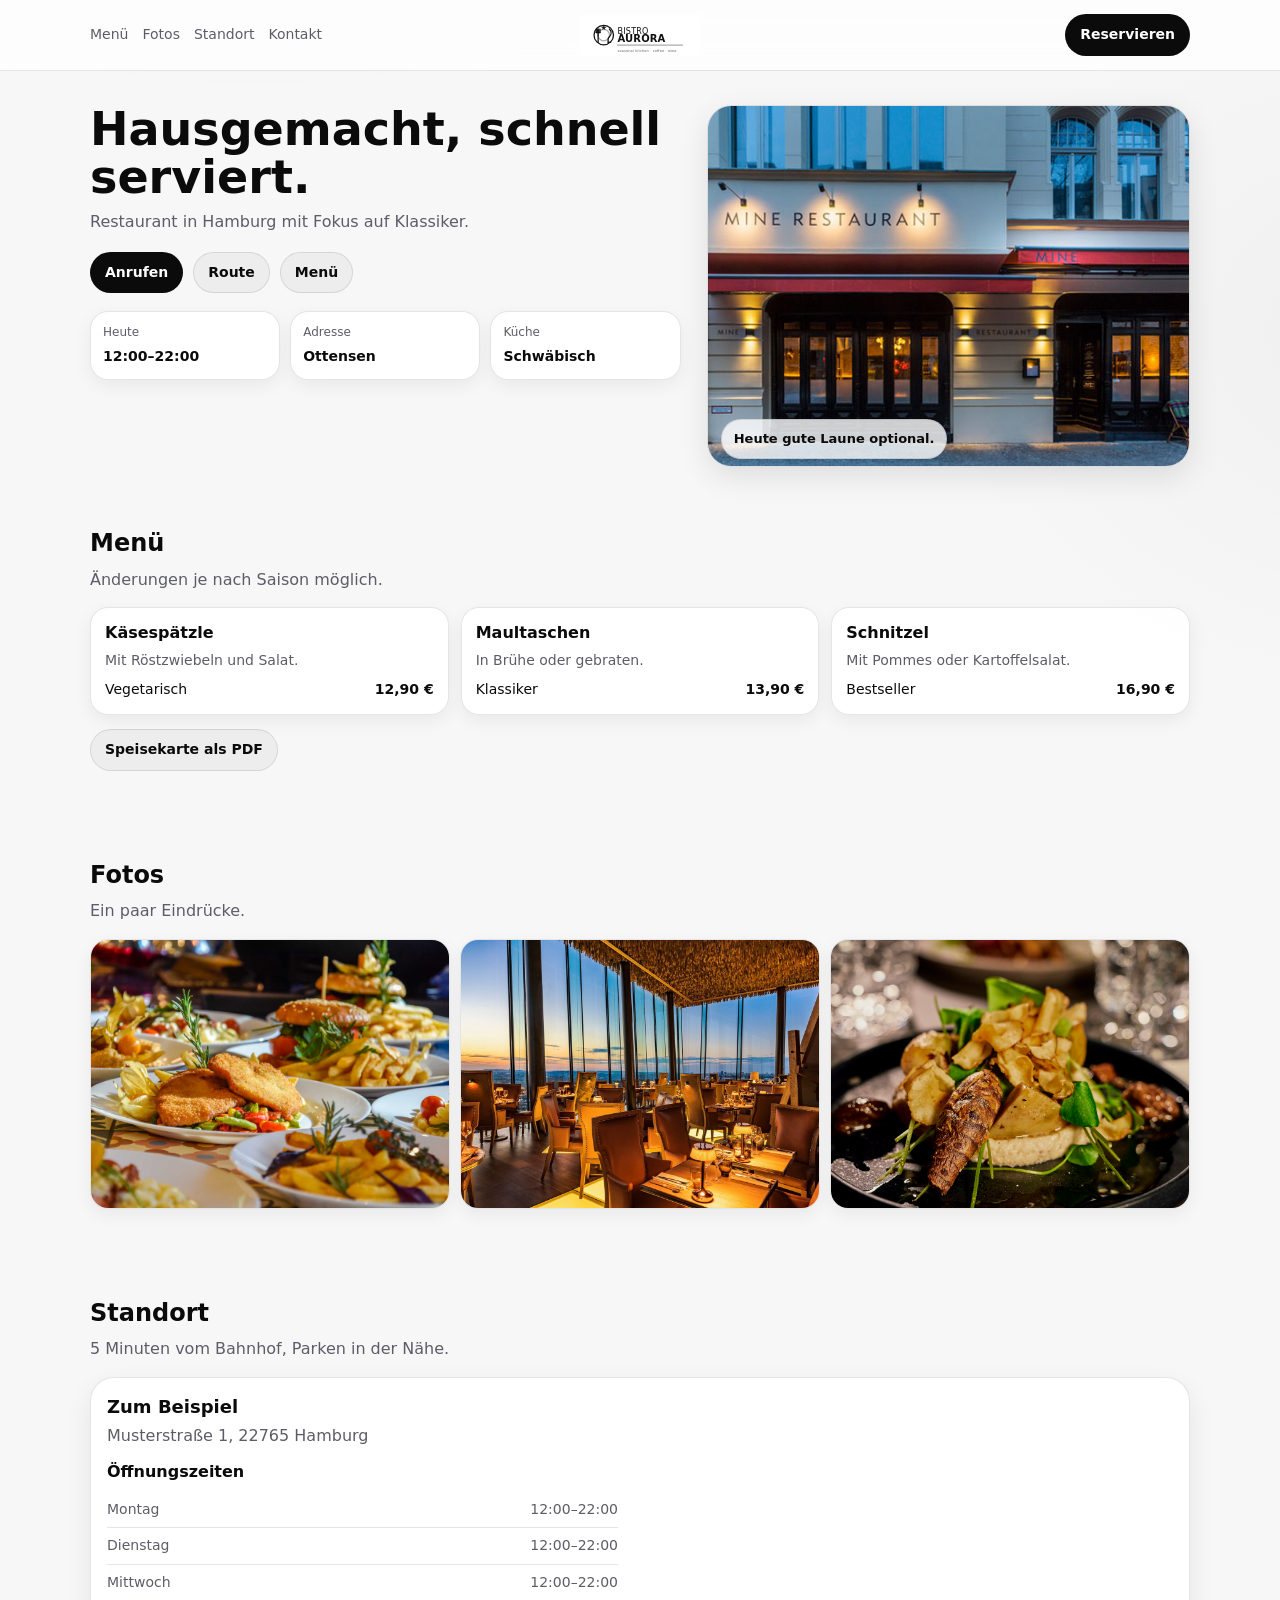
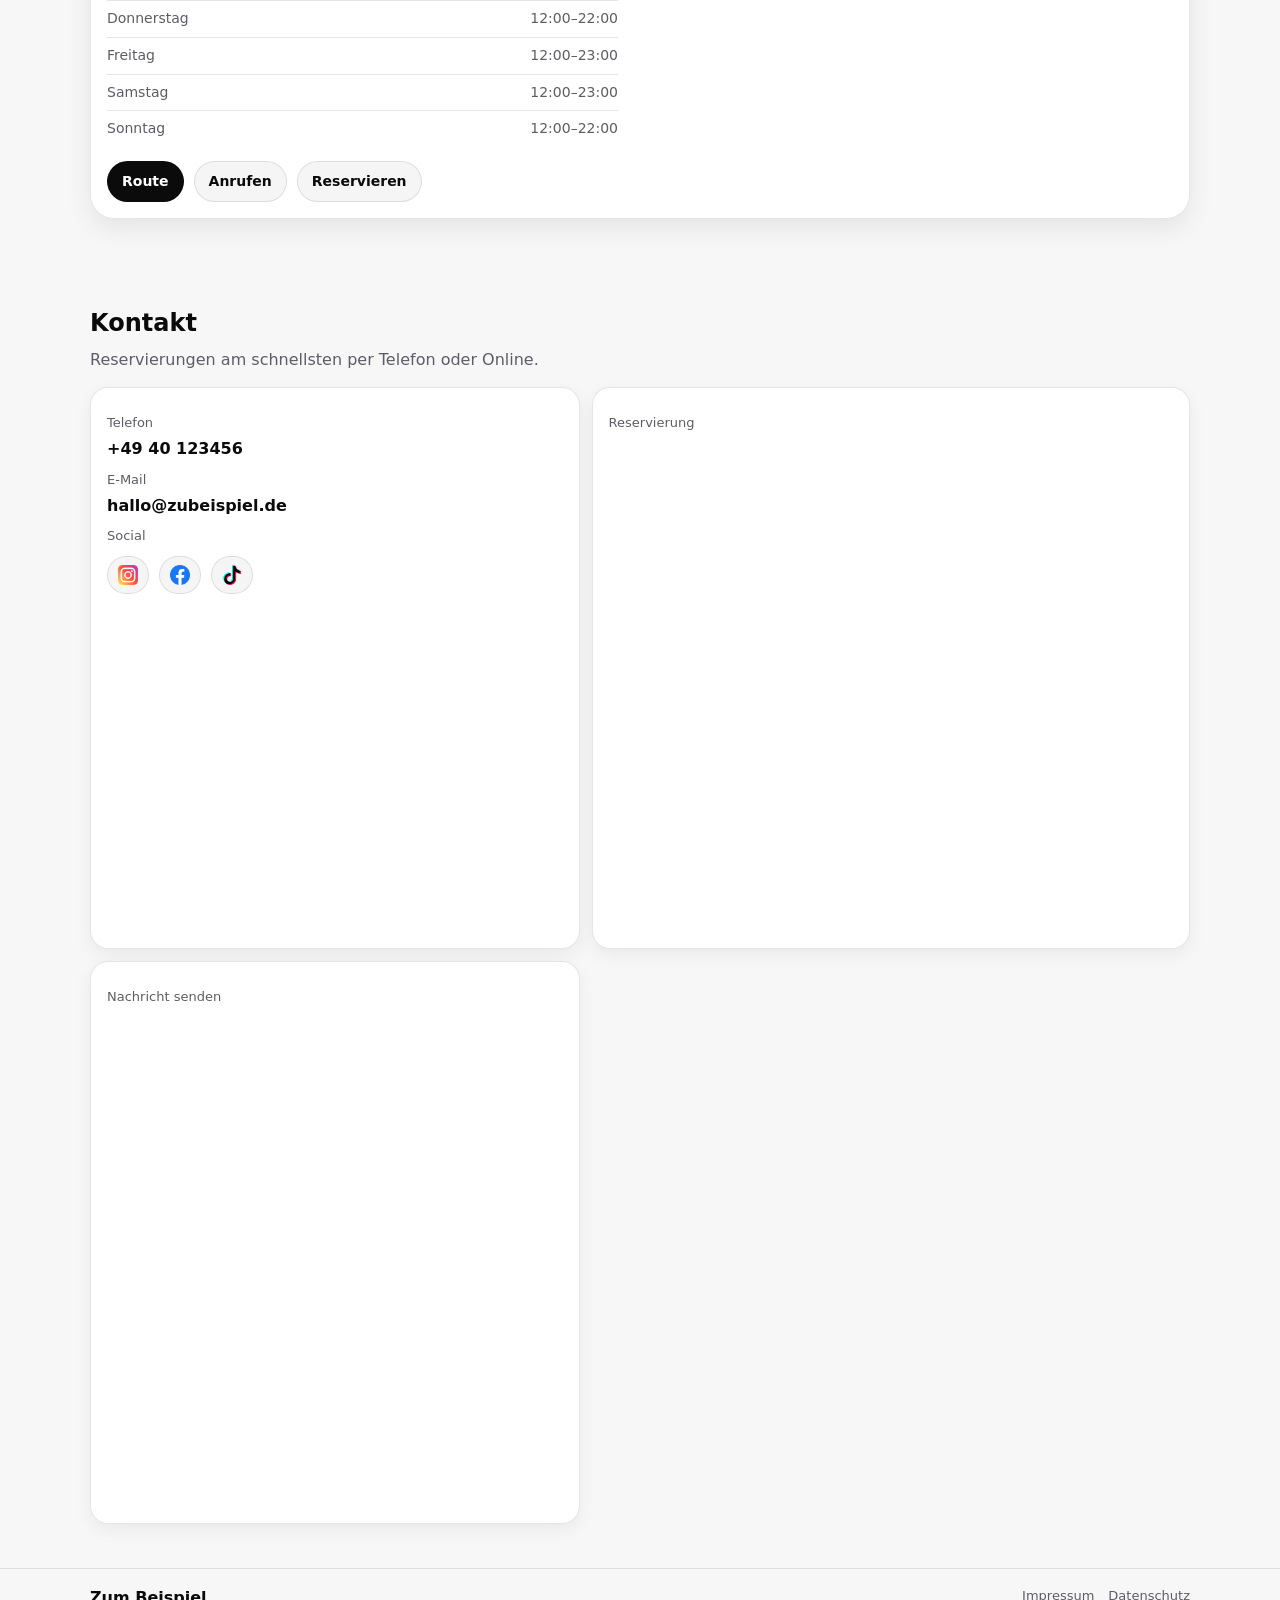
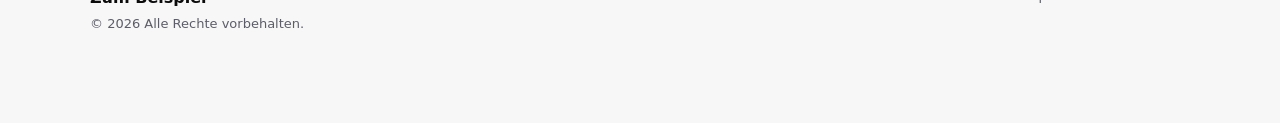
<file: index.html>
<!doctype html>
<html lang="de">
<head>
  <meta charset="utf-8" />
  <meta name="viewport" content="width=device-width, initial-scale=1" />
  <title>Gastro Template</title>
  <link rel="stylesheet" href="styles.css" />
</head>
<body>
  <header class="header">
    <div class="container header-inner">
      <a class="brand" href="index.html#top" aria-label="Startseite">
        <img class="brand-logo" src="assets/logo.svg" alt="Logo" />
        <span class="brand-text">
          <span class="brand-name" data-fill="brand.name">Restaurant</span>
          <span class="brand-tag" data-fill="brand.tagline">Echte Küche. Kein Stress.</span>
        </span>
      </a>
      <nav class="nav">
        <a href="#menu" class="nav-link">Menü</a>
        <a href="#gallery" class="nav-link">Fotos</a>
        <a href="#location" class="nav-link">Standort</a>
        <a href="#contact" class="nav-link">Kontakt</a>
      </nav>
      <a class="btn btn-primary" data-href="links.reserve" href="#contact">Reservieren</a>
    </div>
  </header>

  <main id="top">
    <section class="hero">
      <div class="container hero-grid">
        <div class="hero-copy">
          <h1 class="hero-title" data-fill="hero.title">Hausgemacht, schnell serviert.</h1>
          <p class="hero-sub" data-fill="hero.subtitle">Café & Restaurant in Hamburg.</p>
          <div class="hero-cta">
            <a class="btn btn-primary" data-href="links.call" href="#">Anrufen</a>
            <a class="btn btn-ghost" data-href="links.route" href="#" target="_blank" rel="noopener">Route</a>
            <a class="btn btn-ghost" data-href="links.menu" href="#menu">Menü</a>
          </div>
          <div class="hero-meta">
            <div class="meta-card">
              <div class="meta-label">Heute</div>
              <div class="meta-value" data-fill="hours.today">12:00–22:00</div>
            </div>
            <div class="meta-card">
              <div class="meta-label">Adresse</div>
              <div class="meta-value" data-fill="location.addressShort">Ottensen</div>
            </div>
            <div class="meta-card">
              <div class="meta-label">Küche</div>
              <div class="meta-value" data-fill="brand.cuisine">Schwäbisch</div>
            </div>
          </div>
        </div>
        <div class="hero-media">
          <img class="hero-img" data-src="hero.image" src="assets/hero.jpg" alt="Hero Bild" />
          <div class="hero-badge" data-fill="hero.badge">Frisch, schnell, ehrlich.</div>
        </div>
      </div>
    </section>

    <section class="section" id="menu">
      <div class="container">
        <div class="section-head">
          <h2 class="section-title">Menü</h2>
          <p class="section-sub" data-fill="menu.note">Änderungen je nach Saison möglich.</p>
        </div>
        <div class="menu-grid" id="menuGrid"></div>
        <div class="section-actions">
          <a class="btn btn-ghost" data-href="links.menuPdf" href="#" target="_blank" rel="noopener">Speisekarte als PDF</a>
        </div>
      </div>
    </section>

    <section class="section" id="gallery">
      <div class="container">
        <div class="section-head">
          <h2 class="section-title">Fotos</h2>
          <p class="section-sub" data-fill="gallery.note">Ein paar Eindrücke.</p>
        </div>
        <div class="gallery-grid" id="galleryGrid"></div>
      </div>
    </section>

    <section class="section" id="location">
      <div class="container">
        <div class="section-head">
          <h2 class="section-title">Standort</h2>
          <p class="section-sub" data-fill="location.note">Einfach vorbeikommen.</p>
        </div>
        <div class="location-card">
          <div class="location-info">
            <div class="location-name" data-fill="location.name">Zum Beispiel</div>
            <div class="location-address" data-fill="location.addressFull">Musterstraße 1, 22765 Hamburg</div>
            <div class="hours">
              <div class="hours-title">Öffnungszeiten</div>
              <div class="hours-list" id="hoursList"></div>
            </div>
            <div class="location-actions">
              <a class="btn btn-primary" data-href="links.route" href="#" target="_blank" rel="noopener">Route</a>
              <a class="btn btn-ghost" data-href="links.call" href="#">Anrufen</a>
              <a class="btn btn-ghost" href="#contact">Reservieren</a>
            </div>
          </div>
          <div class="map">
            <iframe
              title="Karte"
              loading="lazy"
              referrerpolicy="no-referrer-when-downgrade"
              data-iframe-src="links.mapsEmbed"
              src=""
              style="border:0;"
              allowfullscreen
            ></iframe>
          </div>
        </div>
      </div>
    </section>

    <section class="section" id="contact">
      <div class="container">
        <div class="section-head">
          <h2 class="section-title">Kontakt</h2>
          <p class="section-sub" data-fill="contact.note">Für Reservierungen und Fragen.</p>
        </div>

        <div class="contact-grid">

          <!-- Kontakt-Card -->
          <div class="contact-card">
            <div class="contact-label">Telefon</div>
            <a class="contact-value" data-href="links.call" data-fill="contact.phoneDisplay" href="#">+49 …</a>
            <div class="contact-label">E-Mail</div>
            <a class="contact-value" data-href="links.mail" data-fill="contact.email" href="#">mail@example.com</a>
            <div class="contact-label">Social</div>
            <div class="social-row">
              <a class="btn btn-ghost btn-icon" data-href="links.instagram" href="#" target="_blank" rel="noopener" aria-label="Instagram">
                <img src="assets/icon-instagram.png" alt="" class="social-icon">
                <span class="sr-only">Instagram</span>
              </a>
              <a class="btn btn-ghost btn-icon" data-href="links.facebook" href="#" target="_blank" rel="noopener" aria-label="Facebook">
                <img src="assets/icon-facebook.png" alt="" class="social-icon">
                <span class="sr-only">Facebook</span>
              </a>
              <a class="btn btn-ghost btn-icon" data-href="links.tiktok" href="#" target="_blank" rel="noopener" aria-label="TikTok">
                <img src="assets/icon-tiktok.png" alt="" class="social-icon">
                <span class="sr-only">TikTok</span>
              </a>
            </div>
          </div>

          <!-- WebController Reservierungs-Widget -->
          <div class="contact-card">
            <div class="contact-label">Reservierung</div>
            <iframe
              id="wc-booking-widget"
              src="https://webcontroller.webstudio-pm.de/widget/a1571e4a-e1ad-4b9f-bef1-274c05ce305a"
              width="100%"
              height="500"
              frameborder="0"
              style="border-radius: 12px; display: block;"
              title="Tisch reservieren"
            ></iframe>
          </div>

          <!-- WebController Kontaktformular -->
          <div class="contact-card">
            <div class="contact-label">Nachricht senden</div>
            <iframe
              id="wc-form-widget"
              src="https://webcontroller.webstudio-pm.de/widget/a1571e4a-e1ad-4b9f-bef1-274c05ce305a/form/42f0cf2f-9838-4a51-84c4-d13e7cd30111?bg=%23ffffff&text=%231f2937&accent=%232563eb&border=rgba(0,0,0,0.1)&inputBg=rgba(0,0,0,0.05)&padding=24&radius=12"
              width="100%"
              height="500"
              frameborder="0"
              style="border-radius: 12px; display: block;"
              title="Kontaktformular"
            ></iframe>
          </div>

        </div>
      </div>
    </section>
  </main>

  <footer class="footer">
    <div class="container footer-inner">
      <div>
        <div class="footer-brand" data-fill="brand.name">Restaurant</div>
        <div class="footer-small">© <span id="year"></span> Alle Rechte vorbehalten.</div>
      </div>
      <div class="footer-links">
        <a href="impressum.html">Impressum</a>
        <a href="datenschutz.html">Datenschutz</a>
      </div>
    </div>
  </footer>

  <script src="script.js"></script>

  <!-- ✅ Widget Höhe automatisch anpassen -->
  <script>
    window.addEventListener('message', function(e) {
      if (e.data && e.data.type === 'wc-resize') {
        var booking = document.getElementById('wc-booking-widget');
        var form = document.getElementById('wc-form-widget');
        if (booking && e.source === booking.contentWindow) {
          booking.style.height = (e.data.height + 20) + 'px';
        }
        if (form && e.source === form.contentWindow) {
          form.style.height = (e.data.height + 20) + 'px';
        }
      }
    });
  </script>

</body>
</html>
</file>
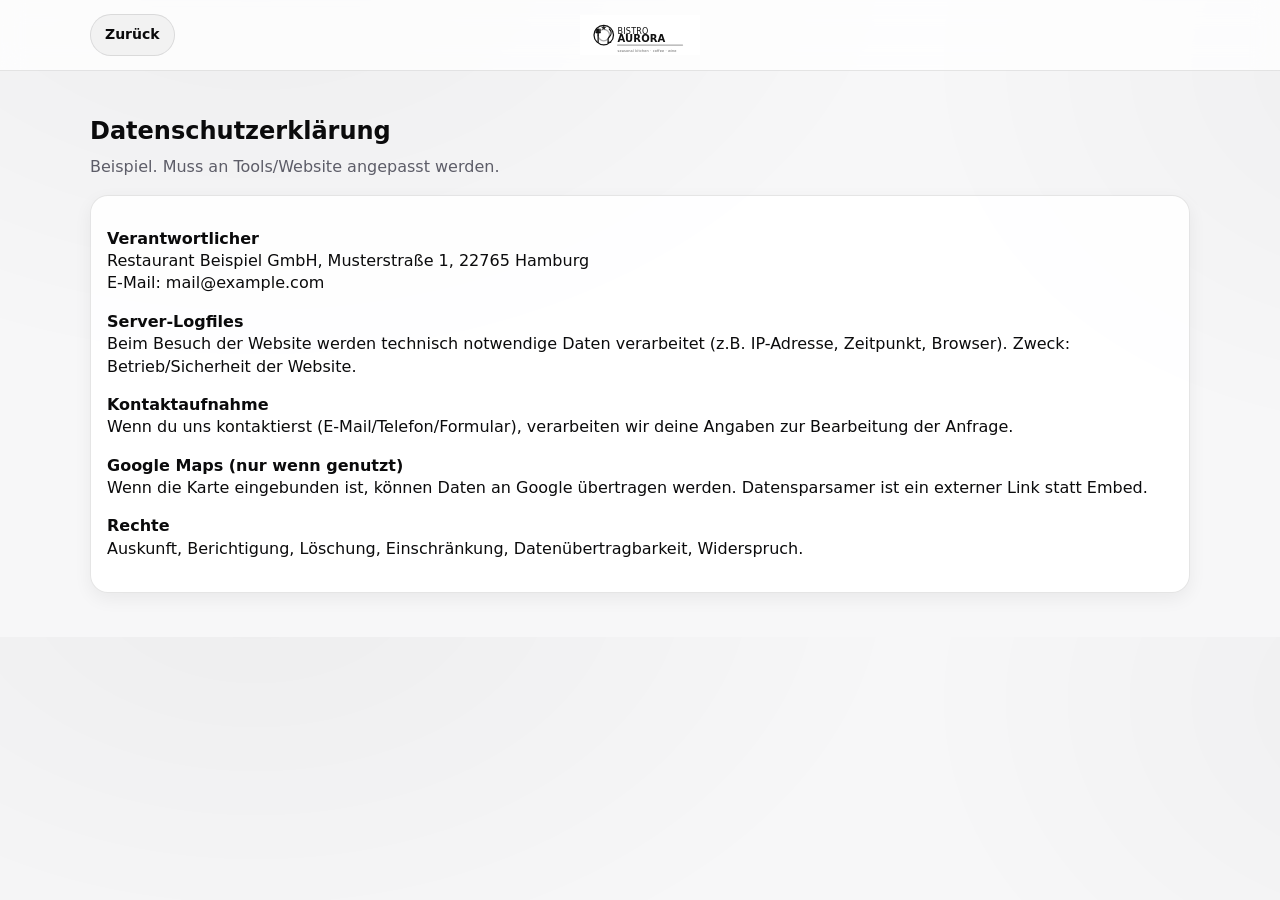
<file: datenschutz.html>
<!doctype html>
<html lang="de">
<head>
  <meta charset="utf-8" />
  <meta name="viewport" content="width=device-width, initial-scale=1" />
  <title>Datenschutz</title>
  <link rel="stylesheet" href="styles.css" />
</head>
<body>
  <header class="header">
    <div class="container header-inner">
      <a class="brand" href="index.html#top" aria-label="Startseite">
        <img class="brand-logo" src="assets/logo.svg" alt="Logo" />
        <span class="brand-text">
          <span class="brand-name">Restaurant</span>
          <span class="brand-tag">Zurück zur Startseite</span>
        </span>
      </a>
      <a class="btn btn-ghost" href="index.html#top">Zurück</a>
    </div>
  </header>

  <main class="section">
    <div class="container">
      <div class="section-head">
        <h1 class="section-title">Datenschutzerklärung</h1>
        <p class="section-sub">Beispiel. Muss an Tools/Website angepasst werden.</p>
      </div>

      <div class="contact-card">
        <p><strong>Verantwortlicher</strong><br>
          Restaurant Beispiel GmbH, Musterstraße 1, 22765 Hamburg<br>
          E-Mail: mail@example.com
        </p>

        <p><strong>Server-Logfiles</strong><br>
          Beim Besuch der Website werden technisch notwendige Daten verarbeitet (z.B. IP-Adresse, Zeitpunkt,
          Browser). Zweck: Betrieb/Sicherheit der Website.
        </p>

        <p><strong>Kontaktaufnahme</strong><br>
          Wenn du uns kontaktierst (E-Mail/Telefon/Formular), verarbeiten wir deine Angaben zur Bearbeitung
          der Anfrage.
        </p>

        <p><strong>Google Maps (nur wenn genutzt)</strong><br>
          Wenn die Karte eingebunden ist, können Daten an Google übertragen werden. Datensparsamer ist ein externer
          Link statt Embed.
        </p>

        <p><strong>Rechte</strong><br>
          Auskunft, Berichtigung, Löschung, Einschränkung, Datenübertragbarkeit, Widerspruch.
        </p>
      </div>
    </div>
  </main>
</body>
</html>
</file>
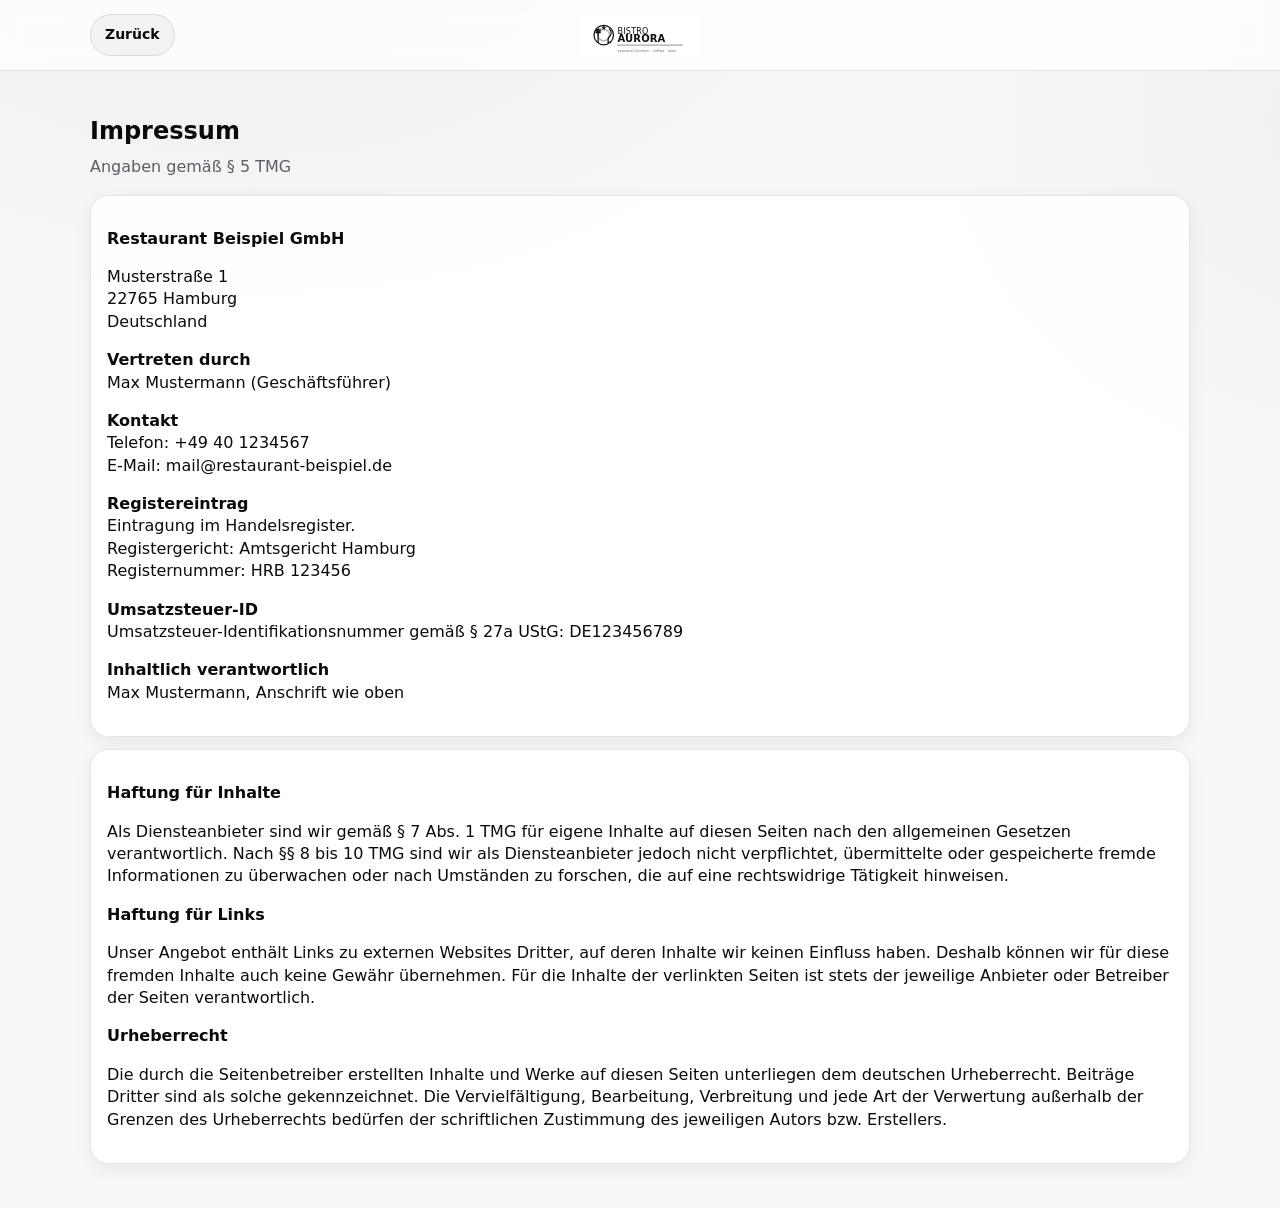
<file: impressum.html>
<!doctype html>
<html lang="de">
<head>
  <meta charset="utf-8" />
  <meta name="viewport" content="width=device-width, initial-scale=1" />
  <title>Impressum</title>
  <link rel="stylesheet" href="styles.css" />
</head>
<body>
  <header class="header">
    <div class="container header-inner">
      <a class="brand" href="index.html#top" aria-label="Startseite">
        <img class="brand-logo" src="assets/logo.svg" alt="Logo" />
        <span class="brand-text">
          <span class="brand-name">Restaurant</span>
          <span class="brand-tag">Zurück zur Startseite</span>
        </span>
      </a>
      <a class="btn btn-ghost" href="index.html#top">Zurück</a>
    </div>
  </header>

  <main class="section" id="top">
    <div class="container">
      <div class="section-head">
        <h1 class="section-title">Impressum</h1>
        <p class="section-sub">Angaben gemäß § 5 TMG</p>
      </div>

      <div class="contact-card">
        <p><strong>Restaurant Beispiel GmbH</strong></p>
        <p>Musterstraße 1<br>22765 Hamburg<br>Deutschland</p>

        <p><strong>Vertreten durch</strong><br>
          Max Mustermann (Geschäftsführer)
        </p>

        <p><strong>Kontakt</strong><br>
          Telefon: +49 40 1234567<br>
          E-Mail: mail@restaurant-beispiel.de
        </p>

        <p><strong>Registereintrag</strong><br>
          Eintragung im Handelsregister.<br>
          Registergericht: Amtsgericht Hamburg<br>
          Registernummer: HRB 123456
        </p>

        <p><strong>Umsatzsteuer-ID</strong><br>
          Umsatzsteuer-Identifikationsnummer gemäß § 27a UStG: DE123456789
        </p>

        <p><strong>Inhaltlich verantwortlich</strong><br>
          Max Mustermann, Anschrift wie oben
        </p>
      </div>

      <div class="contact-card" style="margin-top:12px;">
        <p><strong>Haftung für Inhalte</strong></p>
        <p>
          Als Diensteanbieter sind wir gemäß § 7 Abs. 1 TMG für eigene Inhalte auf diesen Seiten nach den
          allgemeinen Gesetzen verantwortlich. Nach §§ 8 bis 10 TMG sind wir als Diensteanbieter jedoch nicht
          verpflichtet, übermittelte oder gespeicherte fremde Informationen zu überwachen oder nach Umständen zu
          forschen, die auf eine rechtswidrige Tätigkeit hinweisen.
        </p>

        <p><strong>Haftung für Links</strong></p>
        <p>
          Unser Angebot enthält Links zu externen Websites Dritter, auf deren Inhalte wir keinen Einfluss haben.
          Deshalb können wir für diese fremden Inhalte auch keine Gewähr übernehmen. Für die Inhalte der verlinkten
          Seiten ist stets der jeweilige Anbieter oder Betreiber der Seiten verantwortlich.
        </p>

        <p><strong>Urheberrecht</strong></p>
        <p>
          Die durch die Seitenbetreiber erstellten Inhalte und Werke auf diesen Seiten unterliegen dem deutschen
          Urheberrecht. Beiträge Dritter sind als solche gekennzeichnet. Die Vervielfältigung, Bearbeitung,
          Verbreitung und jede Art der Verwertung außerhalb der Grenzen des Urheberrechts bedürfen der schriftlichen
          Zustimmung des jeweiligen Autors bzw. Erstellers.
        </p>
      </div>

    </div>
  </main>
</body>
</html>
</file>
<file: styles.css>
:root{
  --bg: #f7f7f8;
  --card: #ffffff;
  --text: #0b0b0c;
  --muted: #5d5d68;
  --line: rgba(0,0,0,.10);
  --btn: #0b0b0c;
  --btnText: #ffffff;
  --radius: 18px;
  --shadow: 0 10px 30px rgba(0,0,0,.10);
}

*{ box-sizing:border-box; }
html{ scroll-behavior:smooth; }
body{
  margin:0;
  background:
    radial-gradient(1200px 800px at 20% -10%, rgba(0,0,0,.04), transparent 55%),
    radial-gradient(900px 700px at 110% 10%, rgba(0,0,0,.03), transparent 55%),
    var(--bg);
  color:var(--text);
  font-family: system-ui, -apple-system, Segoe UI, Roboto, Arial, sans-serif;
  line-height:1.4;
}

a{ color:inherit; text-decoration:none; }
img{ max-width:100%; height:auto; }

.container{ width:min(1100px, 92vw); margin:0 auto; }

/* ===== Header ===== */
.header{
  position:sticky;
  top:0;
  z-index:50;
  backdrop-filter: blur(12px);
  background: rgba(255,255,255,.78);
  border-bottom: 1px solid var(--line);
}
.header-inner{
  display:flex;
  align-items:center;
  justify-content:space-between;
  padding: 14px 0;
  gap: 12px;
  position: relative;
}

.brand{
  display:flex;
  align-items:center;
  gap:10px;
  min-width: 0;

  /* Brand/Logo exakt mittig im Header */
  position:absolute;
  left:50%;
  transform: translateX(-50%);
}

/* Text neben Logo weg */
.brand-text{ display:none; }

/* Logo BREITER + clean (keine Box) */
.brand-logo{
  width: 120px;
  height: 56px;
  object-fit: contain;
  border: none;
  background: transparent;
  border-radius: 0;
  flex: 0 0 auto;
  display:block;
}

.nav{ display:flex; gap: 14px; margin-right:auto; }
.nav-link{ font-size: 14px; color: var(--muted); }
.nav-link:hover{ color: var(--text); }

.btn{
  display:inline-flex;
  align-items:center;
  justify-content:center;
  padding: 10px 14px;
  border-radius: 999px;
  border: 1px solid var(--line);
  background: transparent;
  color: var(--text);
  font-weight: 600;
  font-size: 14px;
  transition: transform .12s ease, background .12s ease, border-color .12s ease;
  white-space: nowrap;
}
.btn:hover{ transform: translateY(-1px); border-color: rgba(0,0,0,.16); }
.btn-primary{
  background: var(--btn);
  color: var(--btnText);
  border-color: transparent;
}
.btn-ghost{ background: rgba(0,0,0,.04); }

/* ===== Hero ===== */
.hero{ padding: 34px 0 10px; }
.hero-grid{
  display:grid;
  grid-template-columns: 1.1fr .9fr;
  gap: 26px;
  align-items: start;
}
.hero-title{ margin: 0 0 10px; font-size: clamp(28px, 4vw, 46px); line-height:1.05; }
.hero-sub{ margin: 0 0 18px; color: var(--muted); font-size: 16px; }
.hero-cta{ display:flex; flex-wrap:wrap; gap: 10px; margin-bottom: 18px; }

.hero-meta{
  display:grid;
  grid-template-columns: repeat(3, minmax(0, 1fr));
  gap: 10px;
}
.meta-card{
  background: rgba(255,255,255,.90);
  border: 1px solid var(--line);
  border-radius: var(--radius);
  padding: 12px;
  box-shadow: 0 6px 18px rgba(0,0,0,.06);
}
.meta-label{ font-size: 12px; color: var(--muted); margin-bottom: 6px; }
.meta-value{ font-weight: 650; font-size: 14px; }

.hero-media{ position:relative; }
.hero-img{
  width:100%;
  border-radius: calc(var(--radius) + 6px);
  border: 1px solid var(--line);
  box-shadow: var(--shadow);
  aspect-ratio: 4/3;
  object-fit: cover;
}
.hero-badge{
  position:absolute;
  left: 14px;
  bottom: 14px;
  padding: 10px 12px;
  border-radius: 999px;
  background: rgba(255,255,255,.80);
  border: 1px solid var(--line);
  font-weight: 650;
  font-size: 13px;
}

/* ===== Sections ===== */
.section{ padding: 44px 0; }
.section-head{ margin-bottom: 16px; }
.section-title{ margin:0; font-size: 24px; }
.section-sub{ margin: 8px 0 0; color: var(--muted); }
.section-actions{ margin-top: 14px; }

/* ===== Menu ===== */
.menu-grid{
  display:grid;
  grid-template-columns: repeat(3, minmax(0, 1fr));
  gap: 12px;
}
.menu-card{
  background: rgba(255,255,255,.90);
  border: 1px solid var(--line);
  border-radius: var(--radius);
  padding: 14px;
  box-shadow: 0 6px 18px rgba(0,0,0,.06);
}
.menu-name{ font-weight: 700; margin-bottom: 6px; }
.menu-desc{ color: var(--muted); font-size: 14px; margin-bottom: 10px; }
.menu-meta{ display:flex; justify-content:space-between; gap: 10px; font-size: 14px; }
.price{ font-weight: 750; }

/* ===== Gallery ===== */
.gallery-grid{
  display:grid;
  grid-template-columns: repeat(3, minmax(0, 1fr));
  gap: 10px;
}
.gallery-item{
  border-radius: var(--radius);
  border: 1px solid var(--line);
  overflow:hidden;
  aspect-ratio: 4/3;
  background: rgba(255,255,255,.90);
  box-shadow: 0 6px 18px rgba(0,0,0,.06);
}
.gallery-item img{ width:100%; height:100%; object-fit:cover; display:block; }

/* ===== Location ===== */
.location-card{
  display:grid;
  grid-template-columns: 1fr 1fr;
  gap: 12px;
  border-radius: calc(var(--radius) + 6px);
  border: 1px solid var(--line);
  background: rgba(255,255,255,.90);
  overflow:hidden;
  box-shadow: 0 10px 26px rgba(0,0,0,.08);
}
.location-info{ padding: 16px; }
.location-name{ font-weight: 800; font-size: 18px; margin-bottom: 6px; }
.location-address{ color: var(--muted); margin-bottom: 14px; }

.hours-title{ font-weight: 750; margin-bottom: 8px; }
.hours-row{
  display:flex;
  justify-content:space-between;
  gap: 12px;
  padding: 8px 0;
  border-top: 1px solid var(--line);
  color: var(--muted);
  font-size: 14px;
}
.hours-row:first-child{ border-top: none; }

.location-actions{ display:flex; flex-wrap:wrap; gap: 10px; margin-top: 14px; }
.map iframe{ width:100%; height:100%; min-height: 320px; }

/* ===== Contact ===== */
.contact-grid{
  display:grid;
  grid-template-columns: .9fr 1.1fr;
  gap: 12px;
}
.contact-card, .form{
  background: rgba(255,255,255,.90);
  border: 1px solid var(--line);
  border-radius: var(--radius);
  padding: 16px;
  box-shadow: 0 6px 18px rgba(0,0,0,.06);
}
.contact-label{ color: var(--muted); font-size: 13px; margin-top: 10px; }
.contact-value{ display:block; font-weight: 750; margin-top: 6px; }

.social-row{
  display:flex;
  flex-wrap:wrap;
  gap: 10px;
  margin-top: 10px;
}

/* ===== Social Icon Buttons ===== */
.btn-icon{
  padding: 8px 10px;
  position: relative;
}
.social-icon{
  width: 20px;
  height: 20px;
  display:block;
  object-fit: contain;
}
.sr-only{
  position:absolute;
  width:1px;
  height:1px;
  padding:0;
  margin:-1px;
  overflow:hidden;
  clip:rect(0,0,0,0);
  white-space:nowrap;
  border:0;
}

/* ===== Form ===== */
.form label{ display:block; font-size: 13px; color: var(--muted); margin-bottom: 10px; }
.form input, .form textarea{
  width:100%;
  margin-top: 6px;
  padding: 12px;
  border-radius: 12px;
  border: 1px solid var(--line);
  background: rgba(255,255,255,.92);
  color: var(--text);
  outline: none;
}
.form input:focus, .form textarea:focus{ border-color: rgba(0,0,0,.18); }
.form-row{ display:grid; grid-template-columns: 1fr 1fr; gap: 10px; }
.form-hint{ color: var(--muted); font-size: 12px; margin-top: 10px; }

/* ===== Footer ===== */
.footer{
  border-top: 1px solid var(--line);
  padding: 18px 0 90px;
  color: var(--muted);
}
.footer-inner{ display:flex; justify-content:space-between; gap: 12px; align-items:flex-start; }
.footer-brand{ color: var(--text); font-weight: 800; }
.footer-small{ margin-top: 6px; font-size: 13px; }
.footer-links{ display:flex; gap: 14px; font-size: 13px; }
.footer-links a{ color: var(--muted); }
.footer-links a:hover{ color: var(--text); }

/* ===== Mobile Bar ===== */
.mobile-bar{
  position: fixed;
  left: 50%;
  transform: translateX(-50%);
  bottom: 14px;
  width: min(560px, 92vw);
  display:none;
  gap: 10px;
  padding: 10px;
  border-radius: 999px;
  background: rgba(255,255,255,.78);
  border: 1px solid var(--line);
  backdrop-filter: blur(12px);
  z-index: 60;
}
.mobile-bar-btn{
  flex:1;
  text-align:center;
  padding: 10px 12px;
  border-radius: 999px;
  border: 1px solid var(--line);
  background: rgba(0,0,0,.04);
  font-weight: 750;
  font-size: 14px;
  color: var(--text);
}
.mobile-bar-btn.primary{
  background: var(--btn);
  color: var(--btnText);
  border-color: transparent;
}

/* ===== Responsive ===== */
@media (max-width: 900px){
  .nav{ display:none; }
  .hero-grid{ grid-template-columns: 1fr; }
  .hero-meta{ grid-template-columns: 1fr; }
  .menu-grid{ grid-template-columns: 1fr; }
  .gallery-grid{ grid-template-columns: 1fr; }
  .location-card{ grid-template-columns: 1fr; }
  .contact-grid{ grid-template-columns: 1fr; }
  .form-row{ grid-template-columns: 1fr; }
  .mobile-bar{ display:flex; }

  /* Mobile: Brand wieder normal links */
  .brand{
    position: static;
    transform: none;
  }

  /* Mobile: Logo breiter aber nicht riesig */
  .brand-logo{
    width: 96px;
    height: 44px;
  }
}
</file>
